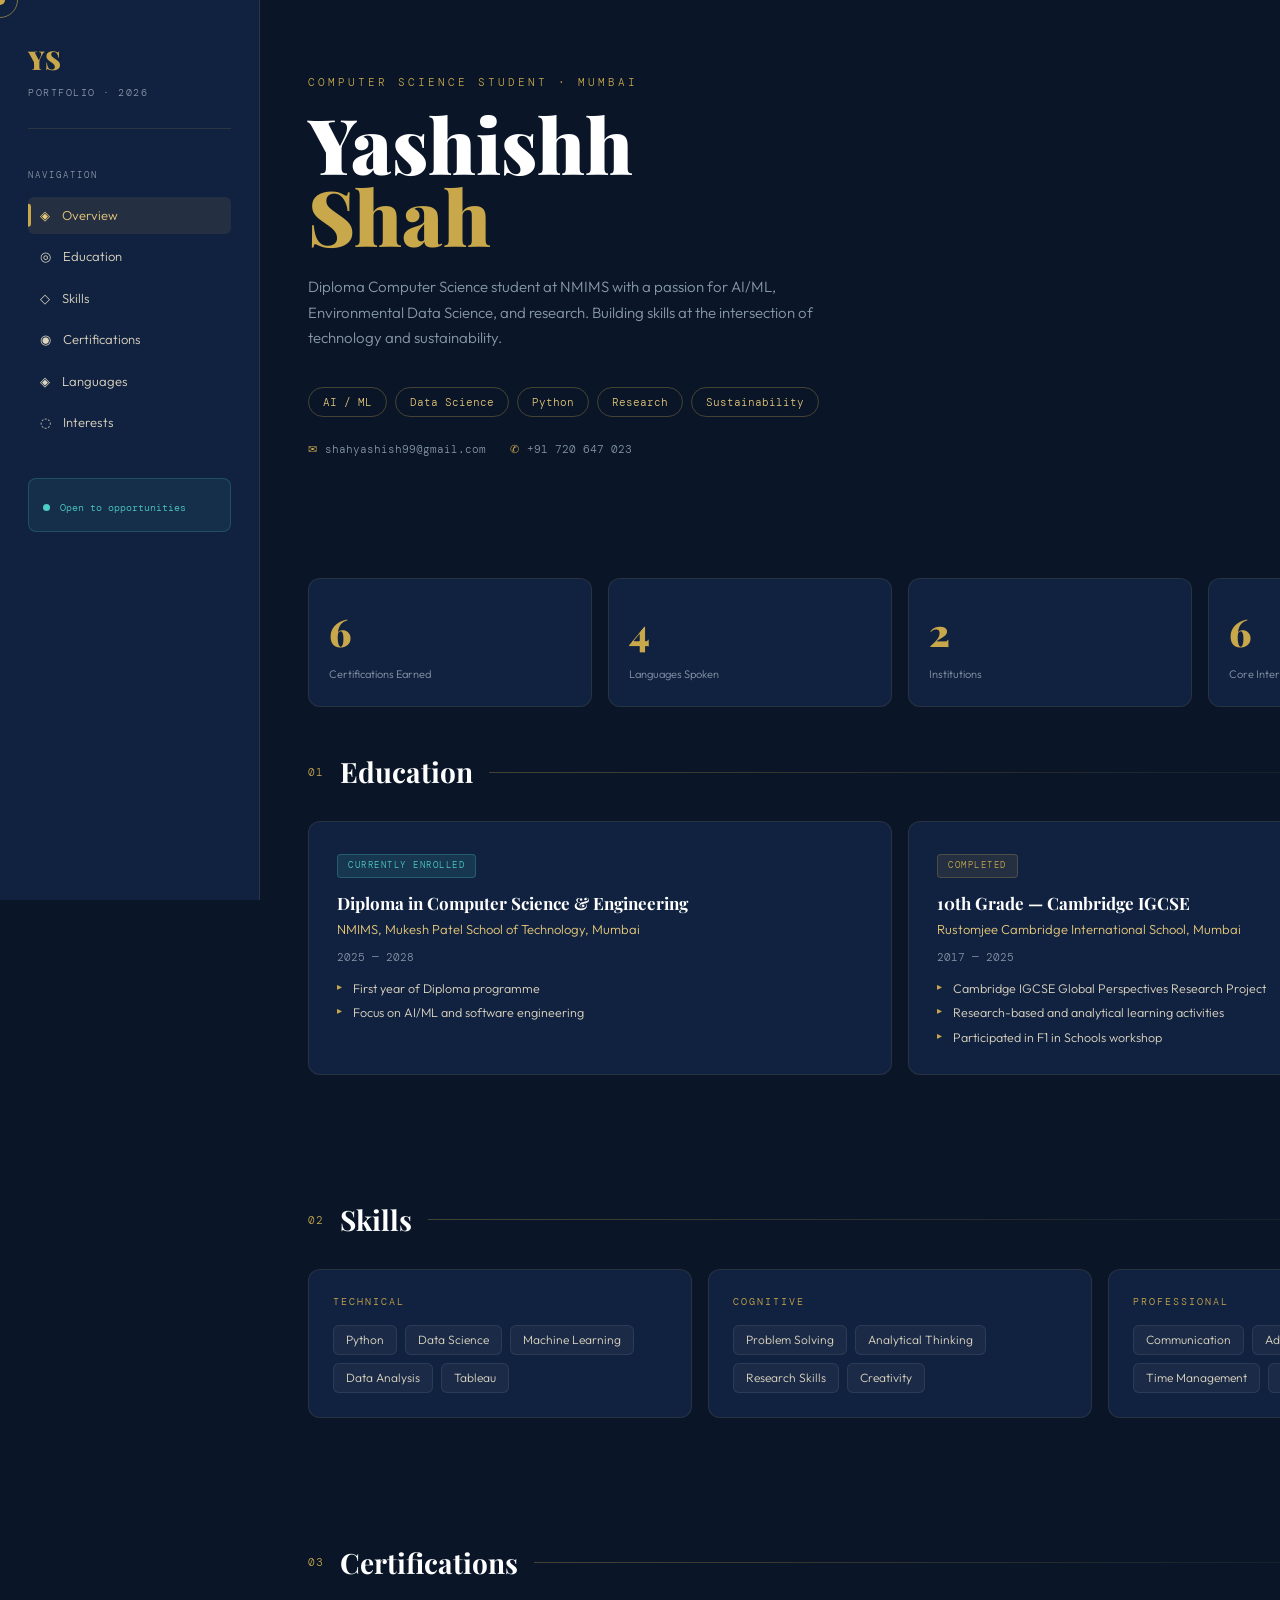
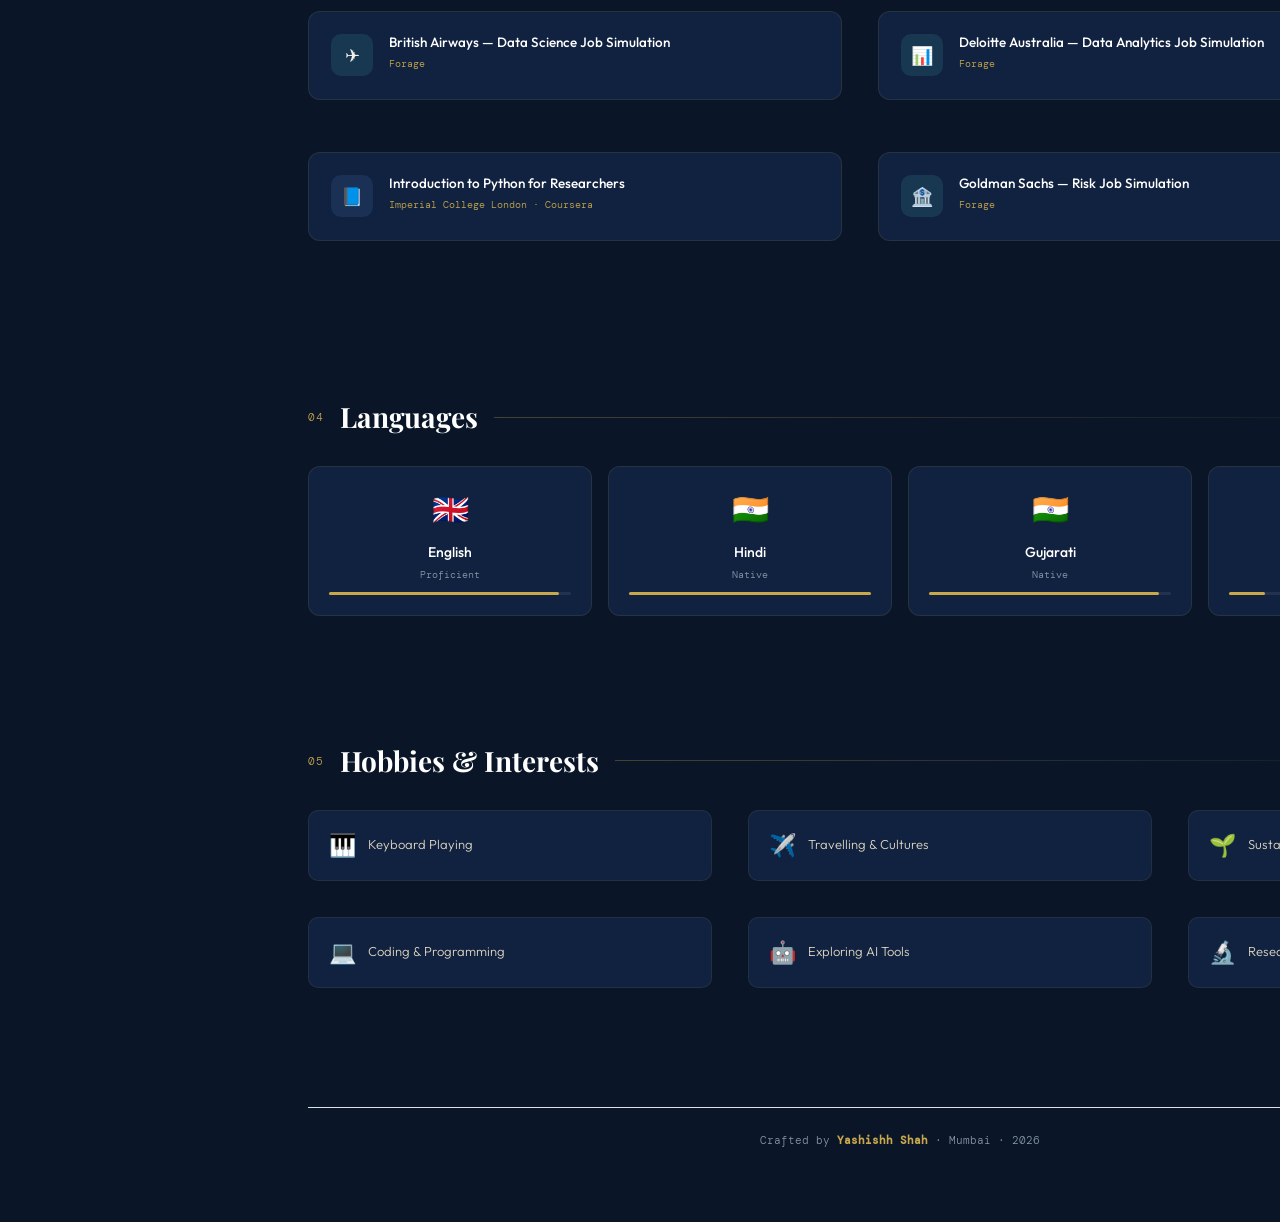
<file: index.html>
<!DOCTYPE html>
<html lang="en">
<head>
  <meta charset="UTF-8" />
  <meta name="viewport" content="width=device-width, initial-scale=1.0" />
  <title>Yashishh Shah — Portfolio</title>
  <link href="https://fonts.googleapis.com/css2?family=Playfair+Display:wght=400;700;900&family=DM+Mono:wght=300;400;500&family=Outfit:wght=300;400;500;600&display=swap" rel="stylesheet" />
  <link href="https://cdn.jsdelivr.net/npm/bootstrap@5.3.3/dist/css/bootstrap.min.css" rel="stylesheet" />
  <link rel="stylesheet" href="style.css" />
</head>
<body>

  <div class="cursor" id="cursor"></div>
  <div class="cursor-ring" id="cursorRing"></div>

  <nav class="navbar navbar-expand-lg navbar-dark bg-dark d-lg-none sticky-top px-3">
    <div class="container-fluid">
      <a class="navbar-brand sidebar-logo py-0" href="#hero">YS</a>
      <button class="navbar-toggler" type="button" data-bs-toggle="collapse" data-bs-target="#mobileNavbar" aria-controls="mobileNavbar" aria-expanded="false" aria-label="Toggle navigation">
        <span class="navbar-toggler-icon"></span>
      </button>
      <div class="collapse navbar-collapse" id="mobileNavbar">
        <div class="navbar-nav pt-2">
          <a href="#hero" class="nav-link active" data-section="hero"><span class="nav-icon">◈</span> Overview</a>
          <a href="#education" class="nav-link" data-section="education"><span class="nav-icon">◎</span> Education</a>
          <a href="#skills" class="nav-link" data-section="skills"><span class="nav-icon">◇</span> Skills</a>
          <a href="#certifications" class="nav-link" data-section="certifications"><span class="nav-icon">◉</span> Certifications</a>
          <a href="#languages" class="nav-link" data-section="languages"><span class="nav-icon">◈</span> Languages</a>
          <a href="#interests" class="nav-link" data-section="interests"><span class="nav-icon">◌</span> Interests</a>
        </div>
      </div>
    </div>
  </nav>

  <aside class="sidebar d-none d-lg-block">
    <div class="sidebar-logo">YS</div>
    <div class="sidebar-tagline">Portfolio · 2026</div>
    <div class="nav-label">Navigation</div>
    <nav>
      <a href="#hero" class="active" data-section="hero"><span class="nav-icon">◈</span> Overview</a>
      <a href="#education" data-section="education"><span class="nav-icon">◎</span> Education</a>
      <a href="#skills" data-section="skills"><span class="nav-icon">◇</span> Skills</a>
      <a href="#certifications" data-section="certifications"><span class="nav-icon">◉</span> Certifications</a>
      <a href="#languages" data-section="languages"><span class="nav-icon">◈</span> Languages</a>
      <a href="#interests" data-section="interests"><span class="nav-icon">◌</span> Interests</a>
    </nav>
    <div class="sidebar-status">
      <span class="status-dot"></span>
      <span class="status-text">Open to opportunities</span>
    </div>
  </aside>

  <main class="main container-fluid px-3 px-md-5">

    <section id="hero" class="py-4">
      <div class="hero-eyebrow">Computer Science Student · Mumbai</div>
      <div class="hero-name">Yashishh<br /><span>Shah</span></div>
      <p class="hero-desc">Diploma Computer Science student at NMIMS with a passion for AI/ML, Environmental Data Science, and research. Building skills at the intersection of technology and sustainability.</p>
      <div class="d-flex flex-wrap gap-2 hero-chips">
        <div class="chip">AI / ML</div>
        <div class="chip">Data Science</div>
        <div class="chip">Python</div>
        <div class="chip">Research</div>
        <div class="chip">Sustainability</div>
      </div>
      <div class="d-flex flex-wrap gap-4 hero-contact mt-4">
        <div class="contact-item"><span>✉</span> shahyashish99@gmail.com</div>
        <div class="contact-item"><span>✆</span> +91 720 647 023</div>
      </div>
    </section>

    <div class="row g-3 stats-row my-4">
      <div class="col-6 col-md-3">
        <div class="stat-card"><div class="stat-number" >6</div><div class="stat-label">Certifications Earned</div></div>
      </div>
      <div class="col-6 col-md-3">
        <div class="stat-card"><div class="stat-number">4</div><div class="stat-label">Languages Spoken</div></div>
      </div>
      <div class="col-6 col-md-3">
        <div class="stat-card"><div class="stat-number" >2</div><div class="stat-label">Institutions</div></div>
      </div>
      <div class="col-6 col-md-3">
        <div class="stat-card"><div class="stat-number" >6</div><div class="stat-label">Core Interests</div></div>
      </div>
    </div>

    <section id="education" class="py-4">
      <div class="sec-header">
        <span class="sec-number">01</span>
        <h2 class="sec-title">Education</h2>
        <div class="sec-line"></div>
      </div>
      <div class="row g-3">
        <div class="col-12 col-md-6">
          <div class="edu-card h-100">
            <span class="edu-badge badge-current">Currently Enrolled</span>
            <div class="edu-school">Diploma in Computer Science &amp; Engineering</div>
            <div class="edu-degree">NMIMS, Mukesh Patel School of Technology, Mumbai</div>
            <div class="edu-year">2025 — 2028</div>
            <ul class="edu-bullets">
              <li>First year of Diploma programme</li>
              <li>Focus on AI/ML and software engineering</li>
            </ul>
          </div>
        </div>
        <div class="col-12 col-md-6">
          <div class="edu-card h-100">
            <span class="edu-badge badge-completed">Completed</span>
            <div class="edu-school">10th Grade — Cambridge IGCSE</div>
            <div class="edu-degree">Rustomjee Cambridge International School, Mumbai</div>
            <div class="edu-year">2017 — 2025</div>
            <ul class="edu-bullets">
              <li>Cambridge IGCSE Global Perspectives Research Project</li>
              <li>Research-based and analytical learning activities</li>
              <li>Participated in F1 in Schools workshop</li>
            </ul>
          </div>
        </div>
      </div>
    </section>

    <section id="skills" class="py-4">
      <div class="sec-header">
        <span class="sec-number">02</span>
        <h2 class="sec-title">Skills</h2>
        <div class="sec-line"></div>
      </div>
      <div class="row g-3">
        <div class="col-12 col-md-4">
          <div class="skill-group h-100">
            <div class="skill-group-title">Technical</div>
            <div class="skill-tags">
              <span class="skill-tag">Python</span>
              <span class="skill-tag">Data Science</span>
              <span class="skill-tag">Machine Learning</span>
              <span class="skill-tag">Data Analysis</span>
              <span class="skill-tag">Tableau</span>
            </div>
          </div>
        </div>
        <div class="col-12 col-md-4">
          <div class="skill-group h-100">
            <div class="skill-group-title">Cognitive</div>
            <div class="skill-tags">
              <span class="skill-tag">Problem Solving</span>
              <span class="skill-tag">Analytical Thinking</span>
              <span class="skill-tag">Research Skills</span>
              <span class="skill-tag">Creativity</span>
            </div>
          </div>
        </div>
        <div class="col-12 col-md-4">
          <div class="skill-group h-100">
            <div class="skill-group-title">Professional</div>
            <div class="skill-tags">
              <span class="skill-tag">Communication</span>
              <span class="skill-tag">Adaptability</span>
              <span class="skill-tag">Time Management</span>
              <span class="skill-tag">Teamwork</span>
            </div>
          </div>
        </div>
      </div>
    </section>

    <section id="certifications" class="py-4">
      <div class="sec-header">
        <span class="sec-number">03</span>
        <h2 class="sec-title">Certifications</h2>
        <div class="sec-line"></div>
      </div>
      <div class="row g-3">
        <div class="col-12 col-md-6">
          <a class="cert-card d-flex" href="British airways data science.pdf" target="_blank" rel="noopener noreferrer">
            <div class="cert-icon forage">✈</div>
            <div class="cert-body">
              <div class="cert-title">British Airways — Data Science Job Simulation</div>
              <div class="cert-issuer">Forage</div>
            </div>
          </a>
        </div>
        <div class="col-12 col-md-6">
          <a class="cert-card d-flex" href="Imperial college london.pdf" target="_blank" rel="noopener noreferrer">
            <div class="cert-icon coursera">📘</div>
            <div class="cert-body">
              <div class="cert-title">Introduction to Python for Researchers</div>
              <div class="cert-issuer">Imperial College London · Coursera</div>
            </div>
          </a>
        </div>
        <div class="col-12 col-md-6">
          <a class="cert-card d-flex" href="Deloitte data analysis.pdf" target="_blank" rel="noopener noreferrer">
            <div class="cert-icon forage">📊</div>
            <div class="cert-body">
              <div class="cert-title">Deloitte Australia — Data Analytics Job Simulation</div>
              <div class="cert-issuer">Forage</div>
            </div>
          </a>
        </div>
        <div class="col-12 col-md-6">
          <a class="cert-card d-flex" href="Risk mamagement.pdf" target="_blank" rel="noopener noreferrer">
            <div class="cert-icon forage">🏦</div>
            <div class="cert-body">
              <div class="cert-title">Goldman Sachs — Risk Job Simulation</div>
              <div class="cert-issuer">Forage</div>
            </div>
          </a>
        </div>
        <div class="col-12 col-md-6">
          <a class="cert-card d-flex" href="trinity.pdf" target="_blank" rel="noopener noreferrer">
            <div class="cert-icon trinity">🎹</div>
            <div class="cert-body">
              <div class="cert-title">Keyboard Grade 1 Completion</div>
              <div class="cert-issuer">Trinity College London</div>
              <div class="cert-date">Certified</div>
            </div>
          </a>
        </div>
        <div class="col-12 col-md-6">
          <a class="cert-card d-flex" href="Cambridge On certificate.pdf" target="_blank" rel="noopener noreferrer">
            <div class="cert-icon cambridge">🎓</div>
            <div class="cert-body">
              <div class="cert-title">Cambridge IGCSE Global Perspectives Research Project</div>
              <div class="cert-issuer">Cambridge Assessment International Education</div>
              <div class="cert-date">2025</div>
            </div>
          </a>
        </div>
      </div>
    </section>

    <section id="languages" class="py-4">
      <div class="sec-header">
        <span class="sec-number">04</span>
        <h2 class="sec-title">Languages</h2>
        <div class="sec-line"></div>
      </div>
      <div class="row g-3">
        <div class="col-6 col-md-3">
          <div class="lang-card">
            <div class="lang-flag">🇬🇧</div>
            <div class="lang-name">English</div>
            <div class="lang-level">Proficient</div>
            <div class="lang-bar"><div class="lang-fill" style="width:0%" data-width="95%"></div></div>
          </div>
        </div>
        <div class="col-6 col-md-3">
          <div class="lang-card">
            <div class="lang-flag">🇮🇳</div>
            <div class="lang-name">Hindi</div>
            <div class="lang-level">Native</div>
            <div class="lang-bar"><div class="lang-fill" style="width:0%" data-width="100%"></div></div>
          </div>
        </div>
        <div class="col-6 col-md-3">
          <div class="lang-card">
            <div class="lang-flag">🇮🇳</div>
            <div class="lang-name">Gujarati</div>
            <div class="lang-level">Native</div>
            <div class="lang-bar"><div class="lang-fill" style="width:0%" data-width="95%"></div></div>
          </div>
        </div>
        <div class="col-6 col-md-3">
          <div class="lang-card">
            <div class="lang-flag">🇫🇷</div>
            <div class="lang-name">French</div>
            <div class="lang-level">Beginner (A0)</div>
            <div class="lang-bar"><div class="lang-fill" style="width:0%" data-width="15%"></div></div>
          </div>
        </div>
      </div>
    </section>

    <section id="interests" class="py-4">
      <div class="sec-header">
        <span class="sec-number">05</span>
        <h2 class="sec-title">Hobbies &amp; Interests</h2>
        <div class="sec-line"></div>
      </div>
      <div class="row g-3">
        <div class="col-6 col-md-4"><div class="interest-card"><span class="interest-icon">🎹</span><span class="interest-label">Keyboard Playing</span></div></div>
        <div class="col-6 col-md-4"><div class="interest-card"><span class="interest-icon">💻</span><span class="interest-label">Coding &amp; Programming</span></div></div>
        <div class="col-6 col-md-4"><div class="interest-card"><span class="interest-icon">✈️</span><span class="interest-label">Travelling &amp; Cultures</span></div></div>
        <div class="col-6 col-md-4"><div class="interest-card"><span class="interest-icon">🤖</span><span class="interest-label">Exploring AI Tools</span></div></div>
        <div class="col-6 col-md-4"><div class="interest-card"><span class="interest-icon">🌱</span><span class="interest-label">Sustainability &amp; Technology</span></div></div>
        <div class="col-6 col-md-4"><div class="interest-card"><span class="interest-icon">🔬</span><span class="interest-label">Research</span></div></div>
      </div>
    </section>

    <footer class="py-4 mt-5 text-center border-top">
      <p class="mb-0">Crafted by <span class="fw-bold">Yashishh Shah</span> · Mumbai · 2026</p>
    </footer>

  </main>

  <script src="https://cdn.jsdelivr.net/npm/bootstrap@5.3.3/dist/js/bootstrap.bundle.min.js"></script>
  <script src="script.js"></script>
</body>
</html>
</file>
<file: style.css>
:root {
  --navy:      #0a1628;
  --navy-mid:  #112240;
  --gold:      #c9a84c;
  --gold-light:#e8c97a;
  --cream:     #f5f0e8;
  --cream-dim: #ddd5c0;
  --teal:      #4ecdc4;
  --white:     #ffffff;
  --text-dim:  #8899aa;
}

html { scroll-behavior: smooth; box-sizing: border-box; }

body {
  background: var(--navy);
  color: var(--cream);
  font-family: 'Outfit', sans-serif;
  font-weight: 300;
  overflow-x: hidden;
}

::-webkit-scrollbar { width: 5px; }
::-webkit-scrollbar-track { background: var(--navy); }
::-webkit-scrollbar-thumb { background: rgba(201,168,76,.3); border-radius: 10px; }

.cursor, .cursor-ring {
  position: fixed; top: 0; left: 0;
  border-radius: 50%; pointer-events: none;
  transform: translate(-50%,-50%);
  display: none;
}

@media (pointer: fine) {
  body { cursor: none; }
  .cursor, .cursor-ring { display: block; }
}

.cursor { width: 10px; height: 10px; background: var(--gold); z-index: 9999; }
.cursor-ring {
  width: 36px; height: 36px;
  border: 1.5px solid var(--gold);
  z-index: 9998; opacity: .6;
  transition: all .18s ease;
}
.cursor-ring.expand { transform: translate(-50%,-50%) scale(1.6); opacity: .3; }

.navbar-dark {
  background-color: var(--navy-mid) !important;
  border-bottom: 1px solid rgba(201,168,76,.15);
}
.navbar .sidebar-logo {
  margin-bottom: 0;
}
.navbar-nav .nav-link {
  font-family: 'DM Mono', monospace;
  font-size: 14px;
  color: var(--cream-dim);
  padding: 8px 12px;
}
.navbar-nav .nav-link.active, .navbar-nav .nav-link:hover {
  color: var(--gold-light);
}

.sidebar {
  position: fixed; top: 0; left: 0;
  width: 260px; height: 100vh;
  background: var(--navy-mid);
  border-right: 1px solid rgba(201,168,76,.15);
  display: flex; flex-direction: column;
  padding: 40px 28px; z-index: 100;
}
.sidebar-logo {
  font-family: 'Playfair Display', serif;
  font-size: 26px; font-weight: 900;
  color: var(--gold); margin-bottom: 6px;
}
.sidebar-tagline {
  font-family: 'DM Mono', monospace;
  font-size: 10px; color: var(--text-dim);
  letter-spacing: 1.5px; text-transform: uppercase;
  margin-bottom: 40px; padding-bottom: 28px;
  border-bottom: 1px solid rgba(201,168,76,.15);
}
.nav-label {
  font-family: 'DM Mono', monospace;
  font-size: 9px; letter-spacing: 2px;
  text-transform: uppercase; color: var(--text-dim); margin-bottom: 14px;
}
nav { display: flex; flex-direction: column; gap: 4px; margin-bottom: 36px; }
nav a {
  display: flex; align-items: center; gap: 12px;
  padding: 9px 12px; border-radius: 6px;
  color: var(--cream-dim); text-decoration: none;
  font-size: 13px; transition: all .2s; position: relative;
}
nav a:hover, nav a.active { background: rgba(201,168,76,.1); color: var(--gold-light); }
nav a.active::before {
  content: ''; position: absolute; left: 0; top: 50%;
  transform: translateY(-50%);
  width: 3px; height: 60%; background: var(--gold); border-radius: 0 3px 3px 0;
}
.sidebar-status {
  margin-top: auto; padding: 14px;
  background: rgba(78,205,196,.08);
  border: 1px solid rgba(78,205,196,.2); border-radius: 8px;
}
.status-dot {
  display: inline-block; width: 7px; height: 7px;
  background: var(--teal); border-radius: 50%; margin-right: 7px;
}
.status-text { font-family: 'DM Mono', monospace; font-size: 10px; color: var(--teal); }

.main {
  margin-left: 0;
  min-height: 100vh;
  padding: 30px 15px;
  position: relative;
  z-index: 1;
  overflow-x: hidden;
}

@media (min-width: 992px) {
  .main {
    margin-left: 260px;
    padding: 50px 60px;
  }
}

section { opacity: 0; transform: translateY(28px); transition: opacity .7s ease, transform .7s ease; margin-bottom: 60px; }
section.visible { opacity: 1; transform: translateY(0); }

@media (min-width: 768px) {
  section { margin-bottom: 80px; }
}

.sec-header { display: flex; align-items: center; gap: 16px; margin-bottom: 32px; }
.sec-number { font-family: 'DM Mono', monospace; font-size: 11px; color: var(--gold); letter-spacing: 1px; }
.sec-title  { font-family: 'Playfair Display', serif !important; font-size: 28px; font-weight: 700; color: var(--white); margin-bottom: 0; }
.sec-line   { flex: 1; height: 1px; background: linear-gradient(to right, rgba(201,168,76,.3), transparent); }

#hero { padding: 20px 0 10px; opacity: 1; transform: none; }
.hero-eyebrow {
  font-family: 'DM Mono', monospace; font-size: 11px;
  letter-spacing: 3px; text-transform: uppercase; color: var(--gold); margin-bottom: 16px;
}
.hero-name {
  font-family: 'Playfair Display', serif;
  font-size: clamp(40px, 6vw, 88px); font-weight: 900; line-height: .95; color: var(--white);
}
.hero-name span { color: var(--gold); }
.hero-desc { max-width: 540px; font-size: 15px; color: var(--text-dim); line-height: 1.7; margin: 22px 0 36px; }
.hero-chips { display: flex; flex-wrap: wrap; gap: 10px; }
.chip {
  padding: 6px 14px; border: 1px solid rgba(201,168,76,.3); border-radius: 100px;
  font-family: 'DM Mono', monospace; font-size: 11px; color: var(--gold-light); transition: all .2s;
}
.chip:hover { background: rgba(201,168,76,.12); border-color: var(--gold); }
.hero-contact { margin-top: 30px; display: flex; gap: 20px; flex-wrap: wrap; }
.contact-item { display: flex; align-items: center; gap: 8px; font-family: 'DM Mono', monospace; font-size: 11px; color: var(--text-dim); }
.contact-item span { color: var(--gold); }

.stats-row { margin-bottom: 60px; }
@media (min-width: 768px) {
  .stats-row { margin-bottom: 80px; }
}
.stat-card {
  background: var(--navy-mid); border: 1px solid rgba(201,168,76,.12);
  border-radius: 12px; padding: 24px 20px; transition: all .3s;
  position: relative; overflow: hidden;
}
.stat-card::after {
  content: ''; position: absolute; bottom: 0; left: 0;
  width: 100%; height: 2px;
  background: linear-gradient(to right, var(--gold), transparent);
  transform: scaleX(0); transform-origin: left; transition: transform .3s;
}
.stat-card:hover { border-color: rgba(201,168,76,.3); transform: translateY(-3px); }
.stat-card:hover::after { transform: scaleX(1); }
.stat-number { font-family: 'Playfair Display', serif; font-size: clamp(28px, 4vw, 38px); font-weight: 900; color: var(--gold); }
.stat-label  { font-size: 11px; color: var(--text-dim); margin-top: 6px; }

.edu-card {
  background: var(--navy-mid); border: 1px solid rgba(201,168,76,.12);
  border-radius: 12px; padding: 24px; transition: all .3s;
}
@media (min-width: 768px) {
  .edu-card { padding: 28px; }
}
.edu-card:hover { border-color: rgba(201,168,76,.35); transform: translateY(-4px); }
.edu-badge {
  display: inline-block; font-family: 'DM Mono', monospace;
  font-size: 9px; letter-spacing: 1.5px; text-transform: uppercase;
  padding: 4px 10px; border-radius: 4px; margin-bottom: 14px;
}
.badge-current  { background: rgba(78,205,196,.12); color: var(--teal); border: 1px solid rgba(78,205,196,.25); }
.badge-completed{ background: rgba(201,168,76,.1);  color: var(--gold); border: 1px solid rgba(201,168,76,.25); }
.edu-school { font-family: 'Playfair Display', serif; font-size: 17px; font-weight: 700; color: var(--white); line-height: 1.3; margin-bottom: 6px; }
.edu-degree { font-size: 13px; color: var(--gold-light); margin-bottom: 10px; }
.edu-year   { font-family: 'DM Mono', monospace; font-size: 11px; color: var(--text-dim); margin-bottom: 14px; }
.edu-bullets { list-style: none; display: flex; flex-direction: column; gap: 7px; padding-left: 0; margin-bottom: 0; }
.edu-bullets li { font-size: 12.5px; color: var(--cream-dim); padding-left: 16px; position: relative; line-height: 1.4; }
.edu-bullets li::before { content: '▸'; position: absolute; left: 0; color: var(--gold); font-size: 10px; }

.skill-group {
  background: var(--navy-mid); border: 1px solid rgba(201,168,76,.12);
  border-radius: 12px; padding: 24px;
}
.skill-group-title { font-family: 'DM Mono', monospace; font-size: 10px; letter-spacing: 2px; text-transform: uppercase; color: var(--gold); margin-bottom: 16px; }
.skill-tags { display: flex; flex-wrap: wrap; gap: 8px; }
.skill-tag {
  padding: 5px 12px; background: rgba(255,255,255,.04);
  border: 1px solid rgba(255,255,255,.08); border-radius: 6px;
  font-size: 12px; color: var(--cream-dim); transition: all .2s;
}
.skill-tag:hover { background: rgba(201,168,76,.1); border-color: rgba(201,168,76,.3); color: var(--gold-light); }

.cert-card {
  background: var(--navy-mid); border: 1px solid rgba(201,168,76,.12);
  border-radius: 12px; padding: 22px;
  display: flex; gap: 16px; align-items: flex-start; transition: all .3s;
  text-decoration: none !important; color: var(--cream) !important;
  width: 100%;
}
.cert-card:hover { border-color: rgba(201,168,76,.35); transform: translateX(4px); }
.cert-icon {
  width: 42px; height: 42px; border-radius: 10px;
  display: flex; align-items: center; justify-content: center;
  font-size: 18px; flex-shrink: 0;
}
.cert-icon.forage    { background: rgba(78,205,196,.12); }
.cert-icon.coursera  { background: rgba(100,149,237,.12); }
.cert-icon.cambridge { background: rgba(201,168,76,.12); }
.cert-icon.trinity   { background: rgba(220,120,120,.12); }
.cert-body { flex: 1; min-width: 0; }
.cert-title  { font-size: 13.5px; font-weight: 500; color: var(--white); line-height: 1.3; margin-bottom: 4px; white-space: normal; }
.cert-issuer { font-family: 'DM Mono', monospace; font-size: 10px; color: var(--gold); margin-bottom: 6px; }
.cert-date   { font-size: 11px; color: var(--text-dim); word-break: break-all; }

.lang-card {
  background: var(--navy-mid); border: 1px solid rgba(201,168,76,.12);
  border-radius: 12px; padding: 20px; text-align: center; transition: all .3s;
}
.lang-card:hover { border-color: rgba(201,168,76,.3); transform: translateY(-4px); }
.lang-flag  { font-size: 30px; margin-bottom: 10px; }
.lang-name  { font-size: 14px; font-weight: 500; color: var(--white); margin-bottom: 4px; }
.lang-level { font-family: 'DM Mono', monospace; font-size: 10px; color: var(--text-dim); }
.lang-bar   { width: 100%; height: 3px; background: rgba(255,255,255,.07); border-radius: 2px; margin-top: 10px; }
.lang-fill  { height: 100%; background: var(--gold); border-radius: 2px; transition: width 1.2s ease; }

.interest-card {
  background: var(--navy-mid); border: 1px solid rgba(201,168,76,.1);
  border-radius: 10px; padding: 18px 20px;
  display: flex; align-items: center; gap: 12px; transition: all .25s;
}
.interest-card:hover { background: rgba(201,168,76,.07); border-color: rgba(201,168,76,.25); }
.interest-icon  { font-size: 22px; }
.interest-label { font-size: 13px; color: var(--cream-dim); }

@media (min-width: 992px) {
  #certifications .row,
  #interests .row {
    display: grid !important;
    grid-auto-flow: column;
    grid-template-rows: repeat(2, auto);
    gap: 20px;
    overflow-x: auto;
    overflow-y: hidden;
    padding-bottom: 15px;
    scroll-behavior: smooth;
    scrollbar-width: thin;
    scrollbar-color: var(--gold) transparent;
  }

  #certifications .col-md-6 {
    width: 550px;
    min-width: 550px;
  }

  #interests .col-md-4 {
    width: 420px;
    min-width: 420px;
  }

  #certifications .row::-webkit-scrollbar,
  #interests .row::-webkit-scrollbar {
    height: 8px;
  }

  #certifications .row::-webkit-scrollbar-thumb,
  #interests .row::-webkit-scrollbar-thumb {
    background: var(--gold);
    border-radius: 999px;
  }
}

footer {
  border-top: 1px solid rgba(201,168,76,.12) !important;
  padding: 30px 0; text-align: center;
  font-family: 'DM Mono', monospace; font-size: 11px; color: var(--text-dim);
}
footer span { color: var(--gold); }
</file>
